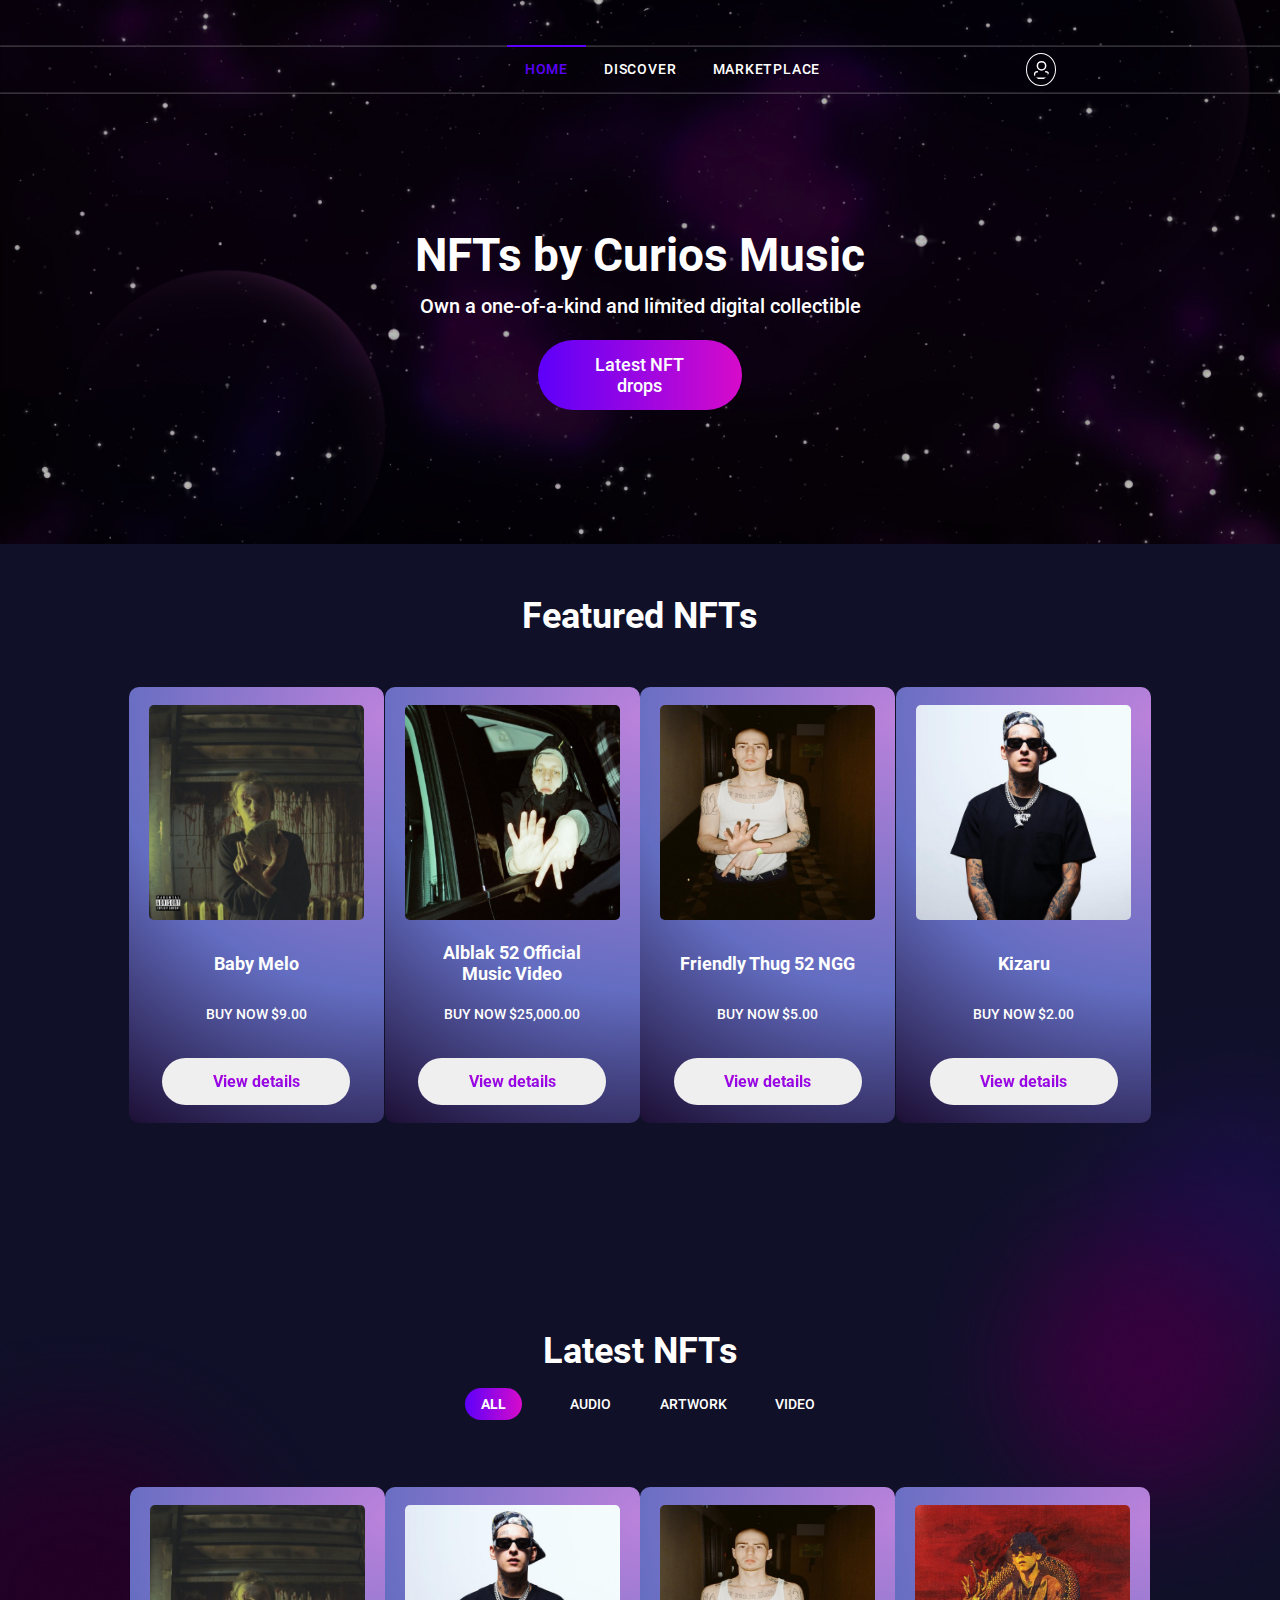
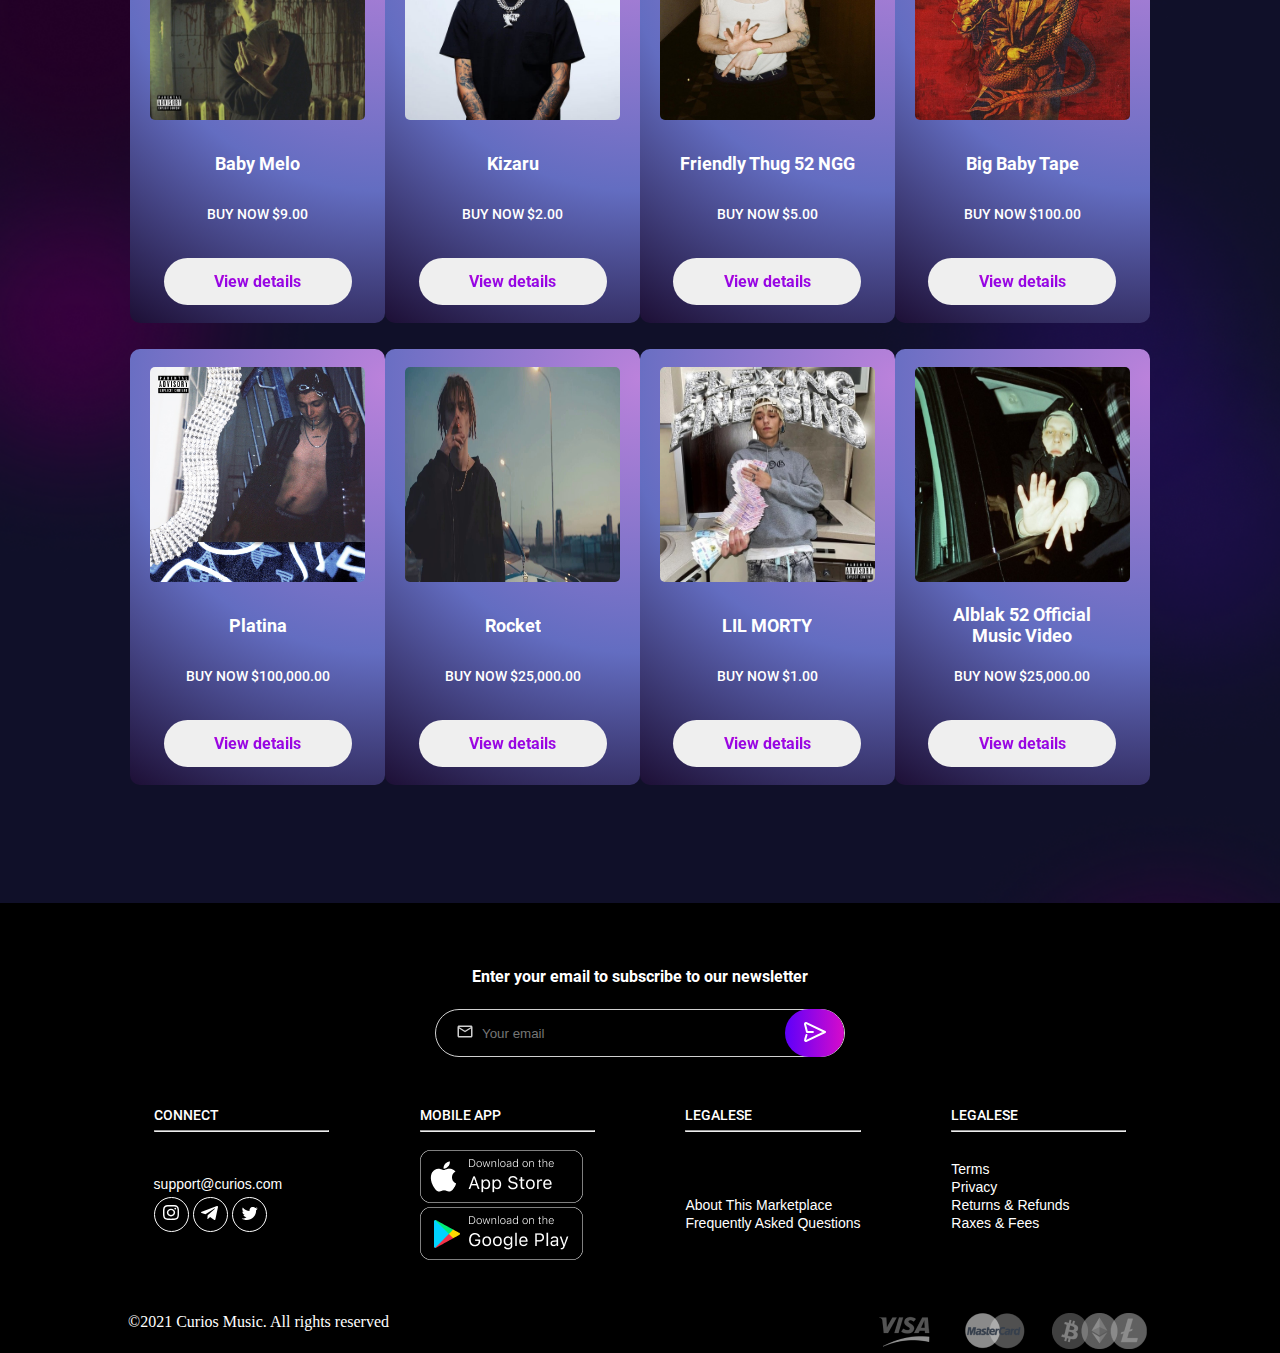
<file: index.html>
<!DOCTYPE html>
<html lang="en">
<head>
    <meta charset="UTF-8">
    <meta name="viewport" content="width=device-width, initial-scale=1.0">
    <link rel="stylesheet" href="assets/css/style.css">
    <title>NFT-MUSIC</title>
</head>
<body>
    <header>
        <section class="header-wrapper-top-section"></section>
        
        <section class="header-nav-section">
            <hr>

            <div class="header-wrapper">
                <nav>
                    <ul class="nav-list">
                        <li class="list-item"><a href="#" class="header-link-item first-link">HOME</a></li>
                        <li class="list-item"><a href="assets/page/discover.html" class="header-link-item">DISCOVER</a></li>
                        <li class="list-item"><a href="#" class="header-link-item">MARKETPLACE</a></li>
                    </ul>
                   <img src="assets/image/header-profile.svg" alt="profile-header" class="header-profile-img">
                </nav>
            </div>

            <hr>
        </section>
        <section class="information-header-section">
            <div class="wrapper">
                <div class="header-group">
                    <div class="title-group">
                        <h1>NFTs by Curios Music</h1>
                        <p>Own a one-of-a-kind and limited digital collectible</p>
                    </div>
                    <button class="btn-subtitle">Latest NFT drops</button>
                </div>
            </div>
        </section>
    </header>
    <main>
        <section class="featured-section">
           <div class="wrapper">
            <div class="featured-wrapper">
                <h1>Featured NFTs</h1>
            <div class="group-cart">
                <div class="cart">
                    <img src="assets/image/baby-melo-cart.jpg" alt="baby-melo-featured">
                    <h2 class="cart-title">Baby Melo</h2>
                    <p class="subtitle">BUY NOW $9.00</p>
                    <button class="btn-cart"><span>View details</span></button>
                </div>
                <div class="cart">
                    <img src="assets/image/alblak-52-cart.jpg" alt="alblak-52-featured">
                    <h2 class="cart-title">Alblak 52 Official <span>Music Video</span></h2>
                    <p class="subtitle">BUY NOW $25,000.00</p>
                    <button class="btn-cart"><span>View details</span></button>
                </div>
                <div class="cart">
                    <img src="assets/image/friendly-thug-cart.jpg" alt="friendly-thug-52-featured">
                    <h2 class="cart-title">Friendly Thug 52 NGG</h2>
                    <p class="subtitle">BUY NOW $5.00</p>
                    <button class="btn-cart"><span>View details</span></button>
                </div>
                <div class="cart">
                    <img src="assets/image/kizaru-cart.jpg" alt="kizaru-featured">
                    <h2 class="cart-title">Kizaru</h2>
                    <p class="subtitle">BUY NOW $2.00</p>
                    <button class="btn-cart"><span>View details</span></button>
                </div>
            </div>
            </div>
           </div>
        </section>
        <section class="latest-section">
            <div class="wrapper">
                <div class="latest-wrapper">
                    <div class="latest-group">
                        <h1>Latest NFTs</h1>
                    <div class="latest-group-btn">
                        <button class="btn-leates-change1">ALL</button>
                        <button class="btn-leates-change">AUDIO</button>
                        <button class="btn-leates-change">ARTWORK</button>
                        <button class="btn-leates-change">VIDEO</button>
                    </div>
                    </div>
                    <div class="group-cart">
                        <div class="cart">             
                            <img src="assets/image/baby-melo-cart.jpg" alt="baby-melo-featured">
                            <h2 class="cart-title">Baby Melo</h2>
                            <p class="subtitle">BUY NOW $9.00</p>
                            <button class="btn-cart"><span>View details</span></button>
                        </div>
                        <div class="cart">
                            <img src="assets/image/kizaru-cart.jpg" alt="kizaru-featured">
                            <h2 class="cart-title">Kizaru</h2>
                            <p class="subtitle">BUY NOW $2.00</p>
                            <button class="btn-cart"><span>View details</span></button>
                        </div>
                        <div class="cart">
                            <img src="assets/image/friendly-thug-cart.jpg" alt="friendly-thug-52-featured">
                            <h2 class="cart-title">Friendly Thug 52 NGG</h2>
                            <p class="subtitle">BUY NOW $5.00</p>
                            <button class="btn-cart"><span>View details</span></button>
                        </div>
                        <div class="cart">
                            <img src="assets/image/bigbabytape-cart.jpg" alt="bbg-cart">
                            <h2 class="cart-title">Big Baby Tape</h2>
                            <p class="subtitle">BUY NOW $100.00</p>
                            <button class="btn-cart"><span>View details</span></button>
                        </div>
                        <div class="cart">
                            <img src="assets/image/platina-cart.jpg" alt="platina-cart">
                            <h2 class="cart-title">Platina</h2>
                            <p class="subtitle">BUY NOW $100,000.00</p>
                            <button class="btn-cart"><span>View details</span></button>
                        </div>
                        <div class="cart">
                            <img src="assets/image/rocket-cart.jpg" alt="rocket-cart">
                            <h2 class="cart-title">Rocket</h2>
                            <p class="subtitle">BUY NOW $25,000.00</p>
                            <button class="btn-cart"><span>View details</span></button>
                        </div>
                        <div class="cart">
                            <img src="assets/image/lilmorty-cart.jpg" alt="lil-morty-cart">
                            <h2 class="cart-title">LIL MORTY</h2>
                            <p class="subtitle">BUY NOW $1.00</p>
                            <button class="btn-cart"><span>View details</span></button>
                        </div>
                        <div class="cart">
                            <img src="assets/image/alblak-52-cart.jpg" alt="alblak-52-featured">
                            <h2 class="cart-title">Alblak 52 Official <span>Music Video</span></h2>
                            <p class="subtitle">BUY NOW $25,000.00</p>
                            <button class="btn-cart"><span>View details</span></button>
                        </div>
                    </div>
                </div>
            </div>
        </section>
    </main>
    <footer>
        <section class="form-section">
            <p class="form-title">Enter your email to subscribe to our newsletter</p>
            <form action="" method="post">
                <div class="group-form">
                    <img src="assets/image/email-form.svg" alt="email-svg-background">
                    <input class="form-input" type="text" placeholder="Your email">
                </div>
                <button class="btn-form-submit"><img src="assets/image/btn-arrow-form.svg" alt="form-arrow"></button>
            </form>
        </section>
        <section class="contact-section">
            
                <div class="wrapper-contact">
                    <div class="footer-title-nav">
                        <div class="title-footer">
                            <p>CONNECT</p>
                        <hr>
                        </div>
                        <div class="footer-group">
                            <a>support@curios.com</a>
                            <ul>
                                <li class="email-list-item1"><a href="#" class="link-item"><img src="assets/image/Instagram.svg" alt="instagram"></a></li>
                                <li class="email-list-item2"><a href="#" class="link-item"><img src="assets/image/telegram.svg" alt="telegram"></a></li>
                                <li class="email-list-item3"><a href="#" class="link-item"><img src="assets/image/twit.svg" alt="twitter"></a></li>
                            </ul>
                        </div>
                    </div>
                    <div class="footer-title-nav">
                        <div class="title-footer">
                            <p>MOBILE APP</p>
                        <hr>
                        </div>
                        <div class="footer-group-mobile">
                            <a href="#" class="footer-link-mobile"><img src="assets/image/appstore-footer.png" alt="appstore"></a>
                            <a href="#" class="footer-link-mobile"><img src="assets/image/google-play-footer.png" alt="googleplay"></a>
                        </div>
                    </div>
                    <div class="footer-title-nav">
                        <div class="title-footer">
                            <p>LEGALESE</p>
                        <hr>
                        </div>
                        <ul>
                            <li class="footer-list-about"><a href="#" class="footer-link-about">About This Marketplace</a></li>
                            <li class="footer-list-about"><a href="#" class="footer-link-about">Frequently Asked Questions</a></li>
                        </ul>
                    </div>
                    <div class="footer-title-nav">
                        <div class="title-footer">
                            <p>LEGALESE</p>
                        <hr>
                        </div>
                        <ul>
                            <li class="footer-list-legalese"><a href="#" class="footer-link-legalese">Terms</a></li>
                            <li class="footer-list-legalese"><a href="#" class="footer-link-legalese">Privacy</a></li>
                            <li class="footer-list-legalese"><a href="#" class="footer-link-legalese">Returns & Refunds</a></li>
                            <li class="footer-list-legalese"><a href="#" class="footer-link-legalese">Raxes & Fees</a></li>
                        </ul>
                    </div>
                </div>
            
        </section>
        <section class="card-section">
            <p>©2021 Curios Music. All rights reserved</p>
            <a href="#"><img src="assets/image/footer-cash.png" alt="cash"></a>
        </section>
    </footer>
</body>
</html>
</file>
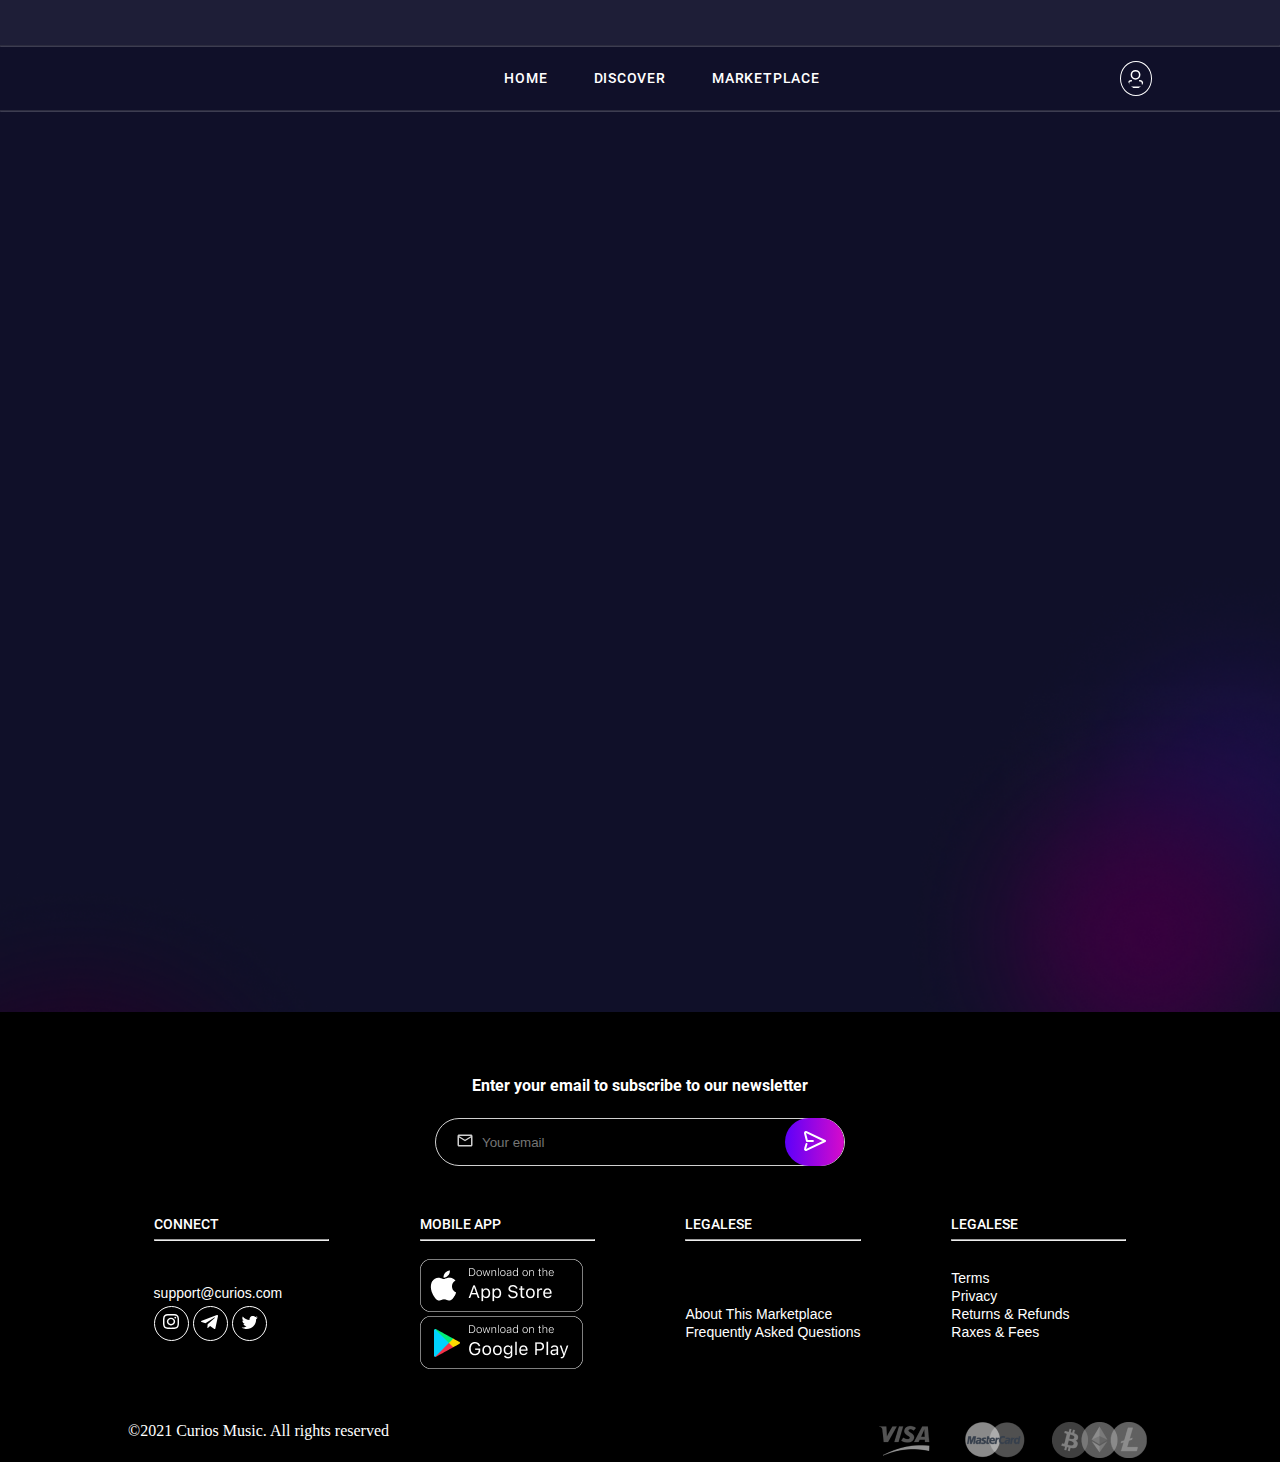
<file: assets/page/card.html>
<!DOCTYPE html>
<html lang="en">
<head>
    <meta charset="UTF-8">
    <meta name="viewport" content="width=device-width, initial-scale=1.0">
    <link rel="stylesheet" href="../css/card.css">
    <title>Document</title>
</head>
<body>
    <header>
        <section class="header-wrapper-top-section"></section>
        
        <section class="header-nav-section">
            <hr>

            <div class="header-wrapper">
                <nav>
                    <ul class="nav-list">
                        <li class="list-item"><a href="../../index.html" class="header-link-item first-link">HOME</a></li>
                        <li class="list-item"><a href="discover.html" class="header-link-item two-link">DISCOVER</a></li>
                        <li class="list-item"><a href="#" class="header-link-item three-link">MARKETPLACE</a></li>
                    </ul>
                   <img src="..//image/header-profile.svg" alt="profile-header" class="header-profile-img">
                </nav>
            </div>
            <hr>
        </section>
    </header>
    <main>
        <section class="cart-nft">
            <div class="block-nft">
                <div class="ava-img"></div>
                <div class="info-nft"></div>
            </div>
        </section>
        <section class="details">

        </section>
        <section class="trending">
            <div class="cart"></div>
        </section>
    </main>
    <footer>
        <section class="form-section">
            <p class="form-title">Enter your email to subscribe to our newsletter</p>
            <form action="" method="post">
                <div class="group-form">
                    <img src="../image/email-form.svg" alt="email-svg-background">
                    <input class="form-input" type="text" placeholder="Your email">
                </div>
                <button class="btn-form-submit"><img src="../image/btn-arrow-form.svg" alt="form-arrow"></button>
            </form>
        </section>
        <section class="contact-section">
            
                <div class="wrapper-contact">
                    <div class="footer-title-nav">
                        <div class="title-footer">
                            <p>CONNECT</p>
                        <hr>
                        </div>
                        <div class="footer-group">
                            <a>support@curios.com</a>
                            <ul>
                                <li class="email-list-item1"><a href="#" class="link-item"><img src="../image/Instagram.svg" alt="instagram"></a></li>
                                <li class="email-list-item2"><a href="#" class="link-item"><img src="../image/telegram.svg" alt="telegram"></a></li>
                                <li class="email-list-item3"><a href="#" class="link-item"><img src="../image/twit.svg" alt="twitter"></a></li>
                            </ul>
                        </div>
                    </div>
                    <div class="footer-title-nav">
                        <div class="title-footer">
                            <p>MOBILE APP</p>
                        <hr>
                        </div>
                        <div class="footer-group-mobile">
                            <a href="#" class="footer-link-mobile"><img src="../image/appstore-footer.png" alt="appstore"></a>
                            <a href="#" class="footer-link-mobile"><img src="../image/google-play-footer.png" alt="googleplay"></a>
                        </div>
                    </div>
                    <div class="footer-title-nav">
                        <div class="title-footer">
                            <p>LEGALESE</p>
                        <hr>
                        </div>
                        <ul>
                            <li class="footer-list-about"><a href="#" class="footer-link-about">About This Marketplace</a></li>
                            <li class="footer-list-about"><a href="#" class="footer-link-about">Frequently Asked Questions</a></li>
                        </ul>
                    </div>
                    <div class="footer-title-nav">
                        <div class="title-footer">
                            <p>LEGALESE</p>
                        <hr>
                        </div>
                        <ul>
                            <li class="footer-list-legalese"><a href="#" class="footer-link-legalese">Terms</a></li>
                            <li class="footer-list-legalese"><a href="#" class="footer-link-legalese">Privacy</a></li>
                            <li class="footer-list-legalese"><a href="#" class="footer-link-legalese">Returns & Refunds</a></li>
                            <li class="footer-list-legalese"><a href="#" class="footer-link-legalese">Raxes & Fees</a></li>
                        </ul>
                    </div>
                </div>
            
        </section>
        <section class="card-section">
            <p>©2021 Curios Music. All rights reserved</p>
            <a href="#"><img src="../image/footer-cash.png" alt="cash"></a>
        </section>
    </footer>
</body>
</html>
</file>
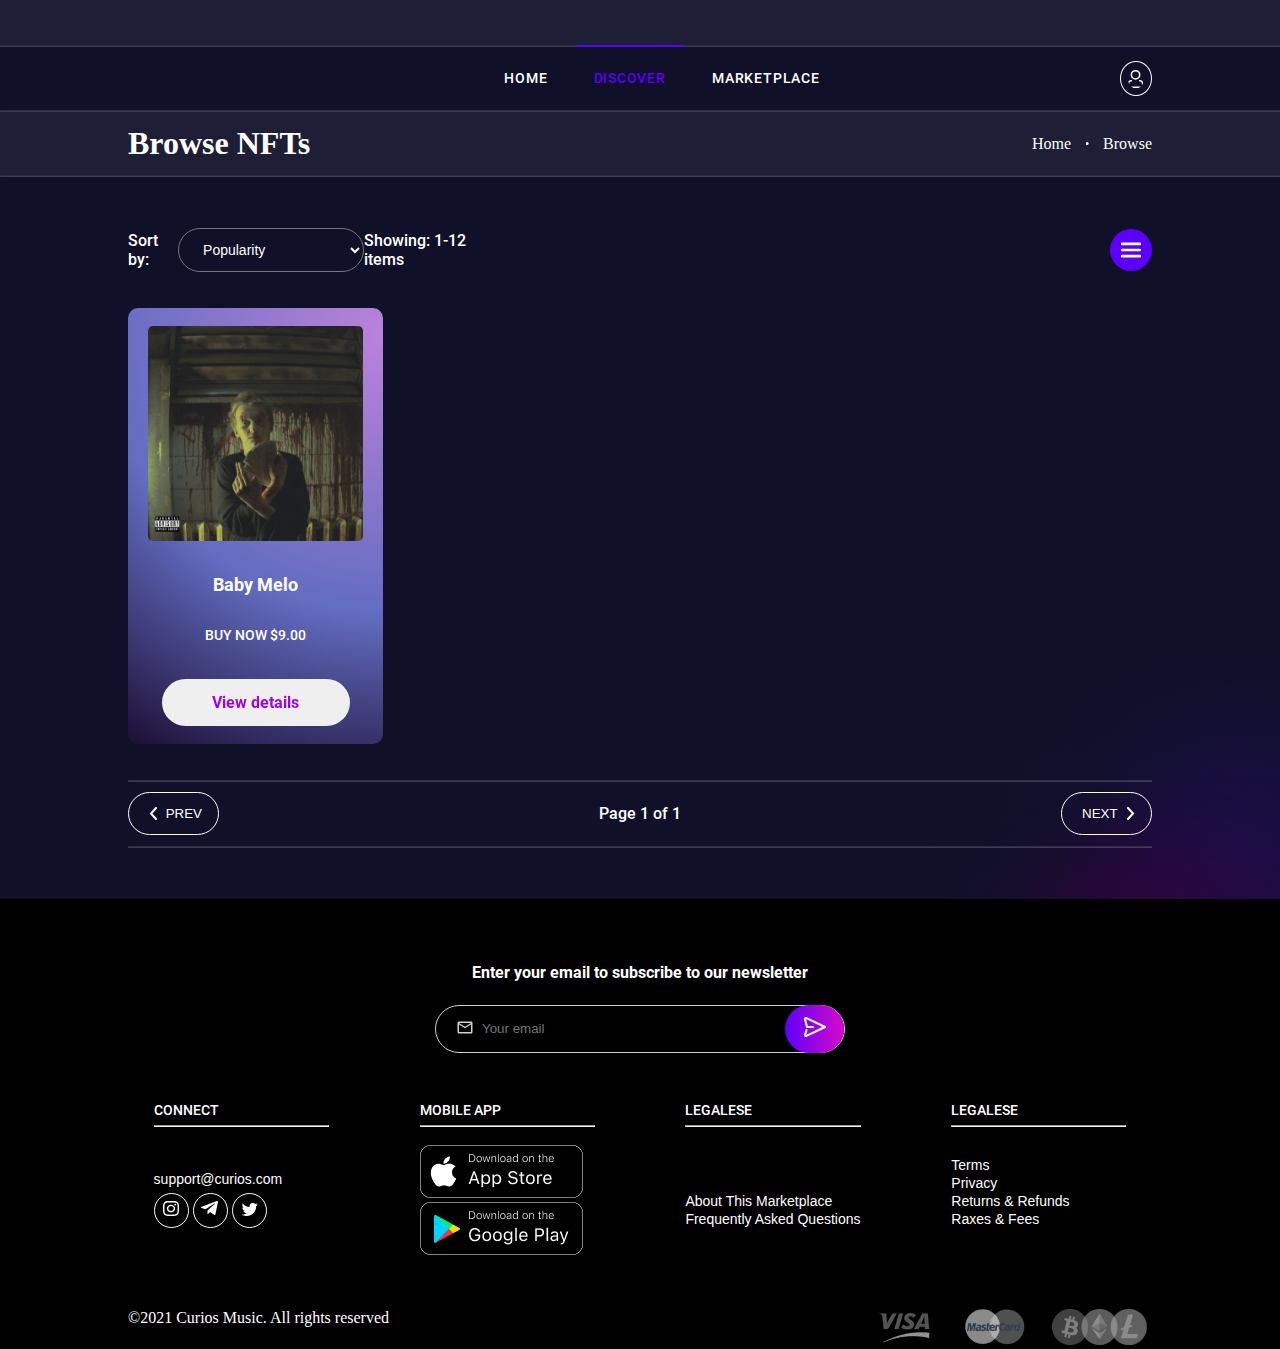
<file: assets/page/discover.html>
<!DOCTYPE html>
<html lang="en">
<head>
    <meta charset="UTF-8">
    <meta name="viewport" content="width=device-width, initial-scale=1.0">
    <!-- <link rel="stylesheet" href="../css/style.css"> -->
    <link rel="stylesheet" href="../css/discover-style.css">
    <title>DISCOVER</title>
</head>
<body>
    <header>
        <section class="header-wrapper-top-section"></section>
        
        <section class="header-nav-section">
            <hr>

            <div class="header-wrapper">
                <nav>
                    <ul class="nav-list">
                        <li class="list-item"><a href="../../index.html" class="header-link-item first-link">HOME</a></li>
                        <li class="list-item"><a href="#" class="header-link-item two-link">DISCOVER</a></li>
                        <li class="list-item"><a href="#" class="header-link-item three-link">MARKETPLACE</a></li>
                    </ul>
                   <img src="..//image/header-profile.svg" alt="profile-header" class="header-profile-img">
                </nav>
            </div>
            <hr>
        </section>
        <section class="browse-section">
            <div class="wrapper-browse">
                <h1>Browse NFTs</h1>

            <nav class="browse-nav">
                <ul class="browse-navigate">
                    <li><a href="#">Home</a></li>
                    <li><div class="circle"></div></li>
                    <li><a href="#">Browse</a></li>
                </ul>
            </nav>
            </div>
        </section>
        <hr>
    </header>
    <main class="discover">
        <section class="sort section">
            <div class="group-sort">
                <div class="filter">
                    <label>Sort by:</label>
                    <select class="select-sort" name="filter-sort" id="filter-sort">
                        <option class="option-sort" value="Popularity">Popularity</option>
                        <option class="option-sort" value="Price">Price</option>
                        <option class="option-sort" value="Music">Music</option>
                        <option class="option-sort" value="Video">Video</option>
                    </select>
                    <p>Showing: 1-12 items</p>
                </div>
                <div class="sort-menu">
                        <svg class="circle-icon" viewBox="0 0 24 24" width="24" height="24">
                          <line x1="2" x2="22" y1="5"  y2="5"  stroke-width="3" stroke-linecap="round"/>
                          <line x1="2" x2="22" y1="12" y2="12" stroke-width="3" stroke-linecap="round"/>
                          <line x1="2" x2="22" y1="19" y2="19" stroke-width="3" stroke-linecap="round"/>
                        </svg>
                </div>
            </div>
            <div class="group-cart">
                <div class="cart">
                    <img src="../image/baby-melo-cart.jpg" alt="baby-melo-featured">
                    <h2 class="cart-title">Baby Melo</h2>
                    <p class="subtitle">BUY NOW $9.00</p>
                    <a href="card.html"><button class="btn-cart"><span>View details</span></button></a>
                </div>
            </div>
            <div class="group-page">
            <hr>
            <div class="group-arrow">
            <button class="btn-arrow left"><img src="../image/card-arrow-left.svg" alt="PREV">PREV</button>
                <p>Page 1 of 1</p>
            <button class="btn-arrow right">NEXT <img src="../image/card-arrow-right.svg" alt="next"></button>
            </div>
            <hr>
            </div>

        </section>
            
    </main>
    <footer>
        <section class="form-section">
            <p class="form-title">Enter your email to subscribe to our newsletter</p>
            <form action="" method="post">
                <div class="group-form">
                    <img src="../image/email-form.svg" alt="email-svg-background">
                    <input class="form-input" type="text" placeholder="Your email">
                </div>
                <button class="btn-form-submit"><img src="../image/btn-arrow-form.svg" alt="form-arrow"></button>
            </form>
        </section>
        <section class="contact-section">
            
                <div class="wrapper-contact">
                    <div class="footer-title-nav">
                        <div class="title-footer">
                            <p>CONNECT</p>
                        <hr>
                        </div>
                        <div class="footer-group">
                            <a>support@curios.com</a>
                            <ul>
                                <li class="email-list-item1"><a href="#" class="link-item"><img src="../image/Instagram.svg" alt="instagram"></a></li>
                                <li class="email-list-item2"><a href="#" class="link-item"><img src="../image/telegram.svg" alt="telegram"></a></li>
                                <li class="email-list-item3"><a href="#" class="link-item"><img src="../image/twit.svg" alt="twitter"></a></li>
                            </ul>
                        </div>
                    </div>
                    <div class="footer-title-nav">
                        <div class="title-footer">
                            <p>MOBILE APP</p>
                        <hr>
                        </div>
                        <div class="footer-group-mobile">
                            <a href="#" class="footer-link-mobile"><img src="../image/appstore-footer.png" alt="appstore"></a>
                            <a href="#" class="footer-link-mobile"><img src="../image/google-play-footer.png" alt="googleplay"></a>
                        </div>
                    </div>
                    <div class="footer-title-nav">
                        <div class="title-footer">
                            <p>LEGALESE</p>
                        <hr>
                        </div>
                        <ul>
                            <li class="footer-list-about"><a href="#" class="footer-link-about">About This Marketplace</a></li>
                            <li class="footer-list-about"><a href="#" class="footer-link-about">Frequently Asked Questions</a></li>
                        </ul>
                    </div>
                    <div class="footer-title-nav">
                        <div class="title-footer">
                            <p>LEGALESE</p>
                        <hr>
                        </div>
                        <ul>
                            <li class="footer-list-legalese"><a href="#" class="footer-link-legalese">Terms</a></li>
                            <li class="footer-list-legalese"><a href="#" class="footer-link-legalese">Privacy</a></li>
                            <li class="footer-list-legalese"><a href="#" class="footer-link-legalese">Returns & Refunds</a></li>
                            <li class="footer-list-legalese"><a href="#" class="footer-link-legalese">Raxes & Fees</a></li>
                        </ul>
                    </div>
                </div>
            
        </section>
        <section class="card-section">
            <p>©2021 Curios Music. All rights reserved</p>
            <a href="#"><img src="../image/footer-cash.png" alt="cash"></a>
        </section>
    </footer>
</body>
</html>
</file>
<file: assets/css/style.css>
/* roboto-700 - latin */
  @font-face {
    font-display: swap; /* Check https://developer.mozilla.org/en-US/docs/Web/CSS/@font-face/font-display for other options. */
    font-family: 'Roboto';
    font-style: normal;
    font-weight: 700;
    src: url('../fonts/roboto-v30-latin-700.woff2') format('woff2'); /* Chrome 36+, Opera 23+, Firefox 39+, Safari 12+, iOS 10+ */
  }
    /* roboto-500 - latin */
    @font-face {
        font-display: swap; /* Check https://developer.mozilla.org/en-US/docs/Web/CSS/@font-face/font-display for other options. */
        font-family: 'Roboto';
        font-style: normal;
        font-weight: 500;
        src: url('../fonts/roboto-v30-latin-500.woff2') format('woff2'); /* Chrome 36+, Opera 23+, Firefox 39+, Safari 12+, iOS 10+ */
      }
*{
    box-sizing: border-box;
    margin: 0;
    padding: 0;
}
body{

}
ul{
    list-style: none;
    
}
a{
    color: #fff;
    text-decoration: none;
}
p{
    color: #fff;
}
h1,h2,h3,h4{
    color: #fff;
}

.wrapper{
    width: 100%;
}
hr{
    color: #fff;
    opacity: 20%;
    z-index: 4;
}
/* ________________________________________________________ */

/* START HEADER */

header{
    background-image: url(../image/bacground-header.png);
    background-size: cover;
    background-repeat: no-repeat;

}
.header-wrapper-top-section{
    height: 5vh;
}
.header-nav-section{

}
.header-wrapper{
    display: flex;
    justify-content: flex-end;
    
    width: 65%;
    margin: 0 auto; 
}
nav{
    height: 5vh;
    display: flex;
    align-items: center;
    justify-content: space-between;
    width: 66%;
    
}
.list-item{
    margin-bottom: 2px;
}

.list-item .first-link{
    margin-bottom: 2px;
    height: 5vh;
    display: flex;
    align-items: center;
    border-top: 2px solid #5B00FB;
}
.nav-list{
    display: flex;
    height: 5vh;
    width: 55%;

    justify-content: space-evenly;
    align-items: center;
    position: relative;
}
.header-link-item{
    
    padding:0 18px;
    font-family: 'Roboto', 'sans-serif';
    font-size: 14px;
    text-transform: uppercase;
    letter-spacing: 0.8px;
    color: #fff;
}
.first-link{
    color: #5B00FB;
}
.header-profile-img{
    border: 1px solid #fff;
    border-radius: 100%;

    padding: 1%;
    cursor: pointer;
}
.information-header-section{
    display: grid;
    grid-template-columns: 10% auto 10%;
    align-items: center;
    height: 50vh;

}
header .wrapper{
    grid-column: 2;
}
.header-group{
    display: flex;
    flex-direction: column;
    align-content: center;
    flex-wrap: wrap;

    height: 25vh;
    justify-content: space-evenly;

}
.title-group{
    display: flex;
    flex-direction: column;
    justify-content: space-between;
    height: 10vh;
}
.title-group h1{
    color: #FFF;
    text-align: center;

    font-family: 'Roboto';
    font-size: 46px;
    font-style: normal;
    font-weight: 700;
    line-height: normal;
}
.title-group{
    color: #FFF;
    text-align: center;
    font-family: 'Roboto';
    font-size: 20px;
    font-style: normal;
    font-weight: 500;
    line-height: normal;
}
.btn-subtitle{
    margin: 0 auto;

    color: #fff;
    border: none;
    background: linear-gradient(90deg, #5D00FA 0%, #D70BCA 100%);
    padding: 14px 40px;
    width: 20%;
    border-radius: 46px;

    font-size: 18px;
    font-family: 'Roboto', sans-serif;
    cursor: pointer;
   
}
.btn-subtitle:hover{
    background: linear-gradient(90deg, #D70BCA 0%, #5D00FA 100%);
}






/* END HEADER */
/* ________________________________________________________ */
/* START MAIN */
main{
    background-image: url(../image/main-background.png);
    background-size: cover;
    background-repeat: no-repeat;
    display: grid;
    grid-template-columns: 10% auto 10%;
    row-gap: 150px;
    grid-template-rows: 70vh 131vh;
}

/* FEATURED START */
.featured-section{
    display: grid;
    grid-column: 2;
}
.featured-wrapper{
    display: flex;
    flex-direction: column;
    justify-content: space-evenly;
    height: 70vh;
}
.featured-wrapper h1{
    color: #FFF;
    text-align: center;

    font-family:'Roboto';
    font-size: 36px;
    font-style: normal;
    font-weight: 600;
    line-height: normal;
}
.group-cart{
    width: 100%;
    display: flex;
    justify-content: space-evenly;
    flex-wrap: wrap;
}
.cart{
    background: radial-gradient(circle at 100% 6.65%, #BB82DB 0%, #636DC1 57.3%, #1D0F35 100%);
    border-radius: 10px;

    width: 255px;
    height: 436px;

    display: grid;
    justify-items: center;
    align-items: center;
    grid-template-rows: auto 50px;
}

/* .cart:hover{
    transition: 0.5s;
    transform: scale(1.015);
} */

.cart img{
    width: 215px;
    height: 215px;
    border-radius: 5px;
}
/*  */


.btn-cart span{
    background: -webkit-linear-gradient(90deg, #5D00FA 0%, #D70BCA 100%);
    -webkit-background-clip: text; 
    -webkit-text-fill-color: transparent;
    padding: 14px 46px;
}
.btn-cart{
    
    width: 188px;
    height: 47px;

    border: none;
    color: #fff;
    border-radius: 37px;
    font-family: 'Roboto';
    font-size: 16px;
    font-style: normal;
    font-weight: 600;
    line-height: normal;
    cursor: pointer;
}
.btn-cart:hover{
    
    background: -webkit-linear-gradient(90deg, #5D00FA 0%, #D70BCA 100%);
    color: #fff;
    -webkit-text-fill-color: transparent;
    
}
.btn-cart span:hover{
    width: 100%;
    height: 100%;
    background: #fff;
    -webkit-background-clip: text;
    -webkit-text-fill-color: transparent;
}
/*  */
.cart h2{
    text-align: center;
    overflow: hidden;
    font-family: 'Roboto';
    font-size: 18px;
    font-style: normal;
    font-weight: 600;
    line-height: normal;
}
.cart span{
    display: block;
}
.cart p{
    font-family: 'Roboto';
    font-size: 14px;
    font-style: normal;

    line-height: normal;
    text-transform: uppercase;
}
.latest-section{
    display: grid;
    grid-column: 2;
    padding-bottom: 160px;
}
/* FEATURED END */
/* ________________________________________________________ */
/* LATEST START */
.latest-wrapper{
    display: grid;
    justify-items: center;
    align-items: center;
    grid-template-rows: 10% 90%;
    row-gap: 40px;
}

.latest-group{
    display: flex;
    flex-direction: column;
    align-items: center;
    justify-content: space-around;
    height: 105px;
}
.latest-group h1{
    color: #FFF;

    font-family: 'Roboto';
    font-size: 36px;
    font-style: normal;
    font-weight: 600;
    line-height: normal;
}
.latest-group-btn{
    display: flex;
    align-items: center;
    justify-content: space-between;
    width: 350px;
}
.btn-leates-change1{
    background: linear-gradient(90deg, #5D00FA 0%, #D70BCA 100%);
    display: inline-flex;
    padding: 8px 16px;
    justify-content: center;
    align-items: center;
    gap: 10px;

    border-radius: 23px;
    border: none;

    color: #fff;
    font-family: 'Roboto';
    font-size: 14px;
    font-style: normal;
    font-weight: 600;
    line-height: normal;
    text-transform: uppercase;
    cursor: pointer;
}
.btn-leates-change{
    color: #FFF;

    font-family: 'Roboto';
    font-size: 14px;
    font-style: normal;
    font-weight: 500;
    line-height: normal;
    text-transform: uppercase;
    background: none;
    border: none;
    cursor: pointer;
}
.latest-wrapper .group-cart{
    display: grid;
    justify-items: center;
    grid-template-columns: 250px 250px 250px 250px;
    row-gap: 3%;
    
}
.latest-wrapper .group-cart .cart{
    
}

/* LATEST END */

/* END MAIN */
/* footer start */
footer{
    background-color: #000;
    display: flex;
    justify-content: center;
    align-content: space-between;
    flex-wrap: wrap;
    height: 50vh;
}
footer hr{
    opacity: 100%;
    color: #fff;
    height: 0.5px;
}
/*  */
.form-section{
    width: 80%;

    text-align: center;

    margin-top: 5%;
    display: flex;
    flex-direction: column;
    justify-content: space-between;
    height: 10vh;
}
.form-section p{
    color: #fff;

    font-family: 'Roboto';
    font-size: 16px;
    font-style: normal;
    font-weight: 600;
    line-height: normal;
}
.btn-form-submit{
    border: none;
    border-radius: 48px;
    background: linear-gradient(90deg, #5D00FA 0%, #D70BCA 100%);
    width: 59px;
    height: 48px;
    flex-shrink: 0;
    cursor: pointer;
}
form{
    width: 410px;
    height: 48px;
    flex-shrink: 0;
    border-radius: 48px;
    border: 0.5px solid #d0d0d0;
    
    display: flex;
    align-items: center;
    justify-content: space-between;

    margin: 0 auto;
}
.group-form{
    display: flex;
    padding-left: 20px;
    width: 335px;
    justify-content: space-between;
}
.form-input{
    background: none;
    color: #fff;
    border: none;
    height: 44px;
    width: 289px;
}
/*  */
.contact-section{
    width: 80%;

    padding: 0 2%;

    display: flex;
    flex-wrap: nowrap;
    flex-direction: row;
}
.wrapper-contact{
    display: flex;
    justify-content: space-between;
    width: 100%;
    align-items: flex-start;
}
.footer-title-nav{
    width: 18%;
    display: flex;
    flex-direction: column;
    flex-wrap: nowrap;
    justify-content: space-between;

    height: 80%;
    
}
.footer-title-nav:nth-child(2){
    height: 157px;
}
.title-footer{
    display: flex;
    flex-direction: column;
    justify-content: space-between;
    height: 25px;
}
.contact-section p{
    
    font-family: 'Roboto';
    font-size: 14px;
    font-weight: 500;
    line-height: 17px;
    letter-spacing: 0em;
    text-align: left;
}
.contact-section a{
    font-family: sans-serif;
    font-size: 14px;
    font-weight: 400;
    line-height: 17px;
    letter-spacing: 0em;
    text-align: left;

}

.footer-group{
    display: flex;
    flex-direction: column;
    justify-content: space-between;
    height: 45%;
}
.footer-group ul{
    display: flex;
    flex-direction: row;
    flex-wrap: nowrap;
    justify-content: space-between;
    width: 65%;
}
.footer-group ul li{
    border: 0.5px solid #fff;
    border-radius: 100%;
    width: 35px;
    height: 35px;
}
.email-list-item1{
    display: flex;
    align-items: center;
    justify-content: center;
}
.email-list-item2{
    display: flex;
    align-items: center;
    justify-content: center;
    padding-right: 2px;
}
.email-list-item3{
    display: flex;
    align-items: center;
    justify-content: center;
    padding-top: 2px;
}

/*  */
.card-section{
    width: 80%;

    display: flex;
    justify-content: space-between;
    align-items: flex-start;
}
/* footer end */

/* _____________________________________________________ */
/* PAGE DISCOVER START !!!!!!!!!!!!WARNING!!!!!!!!!!!!!!!! */







/* PAGE DISCOVER END */
/* ______________________________________________________ */
</file>
<file: assets/css/card.css>
/* roboto-700 - latin */
@font-face {
    font-display: swap; /* Check https://developer.mozilla.org/en-US/docs/Web/CSS/@font-face/font-display for other options. */
    font-family: 'Roboto';
    font-style: normal;
    font-weight: 700;
    src: url('../fonts/roboto-v30-latin-700.woff2') format('woff2'); /* Chrome 36+, Opera 23+, Firefox 39+, Safari 12+, iOS 10+ */
  }
    /* roboto-500 - latin */
    @font-face {
        font-display: swap; /* Check https://developer.mozilla.org/en-US/docs/Web/CSS/@font-face/font-display for other options. */
        font-family: 'Roboto';
        font-style: normal;
        font-weight: 500;
        src: url('../fonts/roboto-v30-latin-500.woff2') format('woff2'); /* Chrome 36+, Opera 23+, Firefox 39+, Safari 12+, iOS 10+ */
    }
*{
    box-sizing: border-box;
    margin: 0;
    padding: 0;
}
ul{
    list-style: none;
    
}
a{
    color: #fff;
    text-decoration: none;
}
label{
    color: #fff;
}
p{
    color: #fff;
}
h1,h2,h3,h4{
    color: #fff;
}

.wrapper{
    width: 100%;

}
hr{
    color: #fff;
    opacity: 20%;
    z-index: 4;
}
header{
    background-color: #101029;
    background-size: cover;
    background-repeat: no-repeat;
}
.header-wrapper-top-section{
    height: 5vh;
}
.header-wrapper{
    display: flex;
    justify-content: flex-end;
    
    width: 80%;
    margin: 0 auto; 
}
nav{
    height: 7vh;
    display: flex;
    align-items: center;
    justify-content: space-between;
    width: 66%;   
}
.list-item{
    margin-bottom: 2px;
}

.list-item .two-link{
    /* margin-bottom: 2px;
    height: 7vh;
    display: flex;
    align-items: center;
    border-top: 2px solid #5B00FB; */
}
.nav-list{
    display: flex;
    height: 5vh;
    width: 55%;

    justify-content: space-evenly;
    align-items: center;
    position: relative;
}
.header-link-item{
    
    padding:0 18px;
    font-family: 'Roboto', 'sans-serif';
    font-size: 14px;
    text-transform: uppercase;
    letter-spacing: 0.8px;
    color: #fff;
}
.two-link{
    /* color: #5B00FB; */
}
.header-profile-img{
    border: 1px solid #fff;
    border-radius: 100%;

    padding: 1%;
    cursor: pointer;
}
.browse-section{
    background-color: #1E1E37;

    display: flex;
    justify-content: center;
}
.browse-nav{
    display: flex;
    width: auto;
}
.wrapper-browse{
    display: flex;
    justify-content: space-between;
    align-items: center;
    width: 80%;
}
.browse-navigate{
    display: flex;
    justify-content: space-between;
    width: 120px;
    align-items: center;
}
.browse-navigate a:hover{
    transition: 0.5s;
    color: #5D00FA;
}
.circle {
    background: #fff;
    clip-path: circle(50%);
    height: 3px;
    width: 3px;
}
.header-wrapper-top-section{
    background-color: #1E1E37;
}
main{
    background-image: url(../image/main-background.png);
    background-size: cover;
    background-repeat: no-repeat;
    display: grid;
    grid-template-columns: 10% auto 10%;
    row-gap: 150px;

    grid-template-rows: auto;
    height: 100vh;
}





/* footer start */
footer{
    background-color: #000;
    display: flex;
    justify-content: center;
    align-content: space-between;
    flex-wrap: wrap;
    height: 50vh;
}
footer hr{
    opacity: 100%;
    color: #fff;
    height: 0.5px;
}
/*  */
.form-section{
    width: 80%;

    text-align: center;

    margin-top: 5%;
    display: flex;
    flex-direction: column;
    justify-content: space-between;
    height: 10vh;
}
.form-section p{
    color: #fff;

    font-family: 'Roboto';
    font-size: 16px;
    font-style: normal;
    font-weight: 600;
    line-height: normal;
}
.btn-form-submit{
    border: none;
    border-radius: 48px;
    background: linear-gradient(90deg, #5D00FA 0%, #D70BCA 100%);
    width: 59px;
    height: 48px;
    flex-shrink: 0;
    cursor: pointer;
}
form{
    width: 410px;
    height: 48px;
    flex-shrink: 0;
    border-radius: 48px;
    border: 0.5px solid #d0d0d0;
    
    display: flex;
    align-items: center;
    justify-content: space-between;

    margin: 0 auto;
}
.group-form{
    display: flex;
    padding-left: 20px;
    width: 335px;
    justify-content: space-between;
}
.form-input{
    background: none;
    color: #fff;
    border: none;
    height: 44px;
    width: 289px;
}
/*  */
.contact-section{
    width: 80%;

    padding: 0 2%;

    display: flex;
    flex-wrap: nowrap;
    flex-direction: row;
}
.wrapper-contact{
    display: flex;
    justify-content: space-between;
    width: 100%;
    align-items: flex-start;
}
.footer-title-nav{
    width: 18%;
    display: flex;
    flex-direction: column;
    flex-wrap: nowrap;
    justify-content: space-between;

    height: 80%;
    
}
.footer-title-nav:nth-child(2){
    height: 157px;
}
.title-footer{
    display: flex;
    flex-direction: column;
    justify-content: space-between;
    height: 25px;
}
.contact-section p{
    
    font-family: 'Roboto';
    font-size: 14px;
    font-weight: 500;
    line-height: 17px;
    letter-spacing: 0em;
    text-align: left;
}
.contact-section a{
    font-family: sans-serif;
    font-size: 14px;
    font-weight: 400;
    line-height: 17px;
    letter-spacing: 0em;
    text-align: left;

}

.footer-group{
    display: flex;
    flex-direction: column;
    justify-content: space-between;
    height: 45%;
}
.footer-group ul{
    display: flex;
    flex-direction: row;
    flex-wrap: nowrap;
    justify-content: space-between;
    width: 65%;
}
.footer-group ul li{
    border: 0.5px solid #fff;
    border-radius: 100%;
    width: 35px;
    height: 35px;
}
.email-list-item1{
    display: flex;
    align-items: center;
    justify-content: center;
}
.email-list-item2{
    display: flex;
    align-items: center;
    justify-content: center;
    padding-right: 2px;
}
.email-list-item3{
    display: flex;
    align-items: center;
    justify-content: center;
    padding-top: 2px;
}

/*  */
.card-section{
    width: 80%;

    display: flex;
    justify-content: space-between;
    align-items: flex-start;
}
/* footer end */
</file>
<file: assets/css/discover-style.css>
/* roboto-700 - latin */
@font-face {
    font-display: swap; /* Check https://developer.mozilla.org/en-US/docs/Web/CSS/@font-face/font-display for other options. */
    font-family: 'Roboto';
    font-style: normal;
    font-weight: 700;
    src: url('../fonts/roboto-v30-latin-700.woff2') format('woff2'); /* Chrome 36+, Opera 23+, Firefox 39+, Safari 12+, iOS 10+ */
  }
    /* roboto-500 - latin */
    @font-face {
        font-display: swap; /* Check https://developer.mozilla.org/en-US/docs/Web/CSS/@font-face/font-display for other options. */
        font-family: 'Roboto';
        font-style: normal;
        font-weight: 500;
        src: url('../fonts/roboto-v30-latin-500.woff2') format('woff2'); /* Chrome 36+, Opera 23+, Firefox 39+, Safari 12+, iOS 10+ */
    }
*{
    box-sizing: border-box;
    margin: 0;
    padding: 0;
}
ul{
    list-style: none;
    
}
a{
    color: #fff;
    text-decoration: none;
}
label{
    color: #fff;
}
p{
    color: #fff;
}
h1,h2,h3,h4{
    color: #fff;
}

.wrapper{
    width: 100%;

}
hr{
    color: #fff;
    opacity: 20%;
    z-index: 4;
}

header{
    background-color: #101029;
    background-size: cover;
    background-repeat: no-repeat;

}
.header-wrapper-top-section{
    height: 5vh;
}
.header-nav-section{

}
.header-wrapper{
    display: flex;
    justify-content: flex-end;
    
    width: 80%;
    margin: 0 auto; 
}
nav{
    height: 7vh;
    display: flex;
    align-items: center;
    justify-content: space-between;
    width: 66%;
    
}
.list-item{
    margin-bottom: 2px;
}

.list-item .two-link{
    margin-bottom: 2px;
    height: 7vh;
    display: flex;
    align-items: center;
    border-top: 2px solid #5B00FB;
}
.nav-list{
    display: flex;
    height: 5vh;
    width: 55%;

    justify-content: space-evenly;
    align-items: center;
    position: relative;
}
.header-link-item{
    
    padding:0 18px;
    font-family: 'Roboto', 'sans-serif';
    font-size: 14px;
    text-transform: uppercase;
    letter-spacing: 0.8px;
    color: #fff;
}
.two-link{
    color: #5B00FB;
}
.header-profile-img{
    border: 1px solid #fff;
    border-radius: 100%;

    padding: 1%;
    cursor: pointer;
}
.browse-section{
    background-color: #1E1E37;

    display: flex;
    justify-content: center;
}
.browse-nav{
    display: flex;
    width: auto;
}
.wrapper-browse{
    display: flex;
    justify-content: space-between;
    align-items: center;
    width: 80%;
}
.browse-navigate{
    display: flex;
    justify-content: space-between;
    width: 120px;
    align-items: center;
}
.browse-navigate a:hover{
    transition: 0.5s;
    color: #5D00FA;
}
.circle {
    background: #fff;
    clip-path: circle(50%);
    height: 3px;
    width: 3px;
}
.header-wrapper-top-section{
    background-color: #1E1E37;
}
/* MAIN START ______________________________________________________ */
.discover{
    background-image: url(../image/main-background.png);
    background-size: cover;
    background-repeat: no-repeat;
    display: grid;
    grid-template-columns: 10% auto 10%;
    row-gap: 150px;

    grid-template-rows: auto;
}
main{
    background-image: url(../image/main-background.png);
    background-size: cover;
    background-repeat: no-repeat;
    display: grid;
    grid-template-columns: 10% auto 10%;
    row-gap: 150px;
    grid-template-rows: 70vh 131vh;
}
.sort{
    display: grid;
    grid-column: 2;
    padding: 5% 0;
    gap: 36px;
}
.sort-menu{
    background: #5B00FB;
    border-radius: 50%;
    color: #fff;
    height: 42px;
    position: relative;
    width: 42px;
}
.circle-icon{
    fill: currentColor;
    height: 50%;
    left: 50%;
    position: absolute;
    stroke: currentColor;
    stroke-width: 0;
    top: 50%;
    transform: translate(-50%, -50%);
    width: 50%;
}

.cart{
    background: radial-gradient(circle at 100% 6.65%, #BB82DB 0%, #636DC1 57.3%, #1D0F35 100%);
    border-radius: 10px;

    width: 255px;
    height: 436px;

    display: grid;
    justify-items: center;
    align-items: center;
    grid-template-rows: auto 50px;
}
.cart img{
    width: 215px;
    height: 215px;
    border-radius: 5px;
}
.btn-cart span{
    background: -webkit-linear-gradient(90deg, #5D00FA 0%, #D70BCA 100%);
    -webkit-background-clip: text; 
    -webkit-text-fill-color: transparent;
    padding: 14px 46px;
}
.btn-cart{
    
    width: 188px;
    height: 47px;

    border: none;
    color: #fff;
    border-radius: 37px;
    font-family: 'Roboto';
    font-size: 16px;
    font-style: normal;
    font-weight: 600;
    line-height: normal;
    cursor: pointer;
}
.btn-cart:hover{
    
    background: -webkit-linear-gradient(90deg, #5D00FA 0%, #D70BCA 100%);
    color: #fff;
    -webkit-text-fill-color: transparent;
    
}
.btn-cart span:hover{
    width: 100%;
    height: 100%;
    background: #fff;
    -webkit-background-clip: text;
    -webkit-text-fill-color: transparent;
}
/*  */
.cart h2{
    text-align: center;
    overflow: hidden;
    font-family: 'Roboto';
    font-size: 18px;
    font-style: normal;
    font-weight: 600;
    line-height: normal;
}
.cart span{
    display: block;
}
.cart p{
    font-family: 'Roboto';
    font-size: 14px;
    font-style: normal;

    line-height: normal;
    text-transform: uppercase;
}
.group-sort{
    display: flex;
    justify-content: space-between;
    align-items: center;
}
.filter{
    display: flex;
    align-items: center;
    width: 36%;
    justify-content: space-between;
}
.filter{
    font-family: 'Roboto';
}
.select-sort{
    background: none;
    color: #fff;
    font-size: 14px;
    width: 200px;
    padding: 12px 20px;
    border-radius: 30px;
}
.option-sort{
    background-color: #000;
    color: #fff;
    border-radius: 20px;
}



.group-arrow{
    display: flex;
    justify-content: space-between;
    align-items: center;
    padding: 1% 0;
}
.btn-arrow{
    background: none;
    color: #fff;
    border-radius: 30px;
    border: 1px solid #fff;
    padding: 13px 16px 13px 20px;
    display: flex;
    align-items: center;
    justify-content: space-between;
    width: 91px;
    cursor: pointer;
}
.btn-arrow:hover{
    background: #5B00FB;
    transition: 0.6s;
}
.group-arrow p{
font-family: 'Roboto';
font-size: 16px;
}


























/* MAIN END ____________________________________ */
/* __________________________________________________________________________________ */
/* footer start */
footer{
    background-color: #000;
    display: flex;
    justify-content: center;
    align-content: space-between;
    flex-wrap: wrap;
    height: 50vh;
}
footer hr{
    opacity: 100%;
    color: #fff;
    height: 0.5px;
}
/*  */
.form-section{
    width: 80%;

    text-align: center;

    margin-top: 5%;
    display: flex;
    flex-direction: column;
    justify-content: space-between;
    height: 10vh;
}
.form-section p{
    color: #fff;

    font-family: 'Roboto';
    font-size: 16px;
    font-style: normal;
    font-weight: 600;
    line-height: normal;
}
.btn-form-submit{
    border: none;
    border-radius: 48px;
    background: linear-gradient(90deg, #5D00FA 0%, #D70BCA 100%);
    width: 59px;
    height: 48px;
    flex-shrink: 0;
    cursor: pointer;
}
form{
    width: 410px;
    height: 48px;
    flex-shrink: 0;
    border-radius: 48px;
    border: 0.5px solid #d0d0d0;
    
    display: flex;
    align-items: center;
    justify-content: space-between;

    margin: 0 auto;
}
.group-form{
    display: flex;
    padding-left: 20px;
    width: 335px;
    justify-content: space-between;
}
.form-input{
    background: none;
    color: #fff;
    border: none;
    height: 44px;
    width: 289px;
}
/*  */
.contact-section{
    width: 80%;

    padding: 0 2%;

    display: flex;
    flex-wrap: nowrap;
    flex-direction: row;
}
.wrapper-contact{
    display: flex;
    justify-content: space-between;
    width: 100%;
    align-items: flex-start;
}
.footer-title-nav{
    width: 18%;
    display: flex;
    flex-direction: column;
    flex-wrap: nowrap;
    justify-content: space-between;

    height: 80%;
    
}
.footer-title-nav:nth-child(2){
    height: 157px;
}
.title-footer{
    display: flex;
    flex-direction: column;
    justify-content: space-between;
    height: 25px;
}
.contact-section p{
    
    font-family: 'Roboto';
    font-size: 14px;
    font-weight: 500;
    line-height: 17px;
    letter-spacing: 0em;
    text-align: left;
}
.contact-section a{
    font-family: sans-serif;
    font-size: 14px;
    font-weight: 400;
    line-height: 17px;
    letter-spacing: 0em;
    text-align: left;

}

.footer-group{
    display: flex;
    flex-direction: column;
    justify-content: space-between;
    height: 45%;
}
.footer-group ul{
    display: flex;
    flex-direction: row;
    flex-wrap: nowrap;
    justify-content: space-between;
    width: 65%;
}
.footer-group ul li{
    border: 0.5px solid #fff;
    border-radius: 100%;
    width: 35px;
    height: 35px;
}
.email-list-item1{
    display: flex;
    align-items: center;
    justify-content: center;
}
.email-list-item2{
    display: flex;
    align-items: center;
    justify-content: center;
    padding-right: 2px;
}
.email-list-item3{
    display: flex;
    align-items: center;
    justify-content: center;
    padding-top: 2px;
}

/*  */
.card-section{
    width: 80%;

    display: flex;
    justify-content: space-between;
    align-items: flex-start;
}
/* footer end */
</file>
